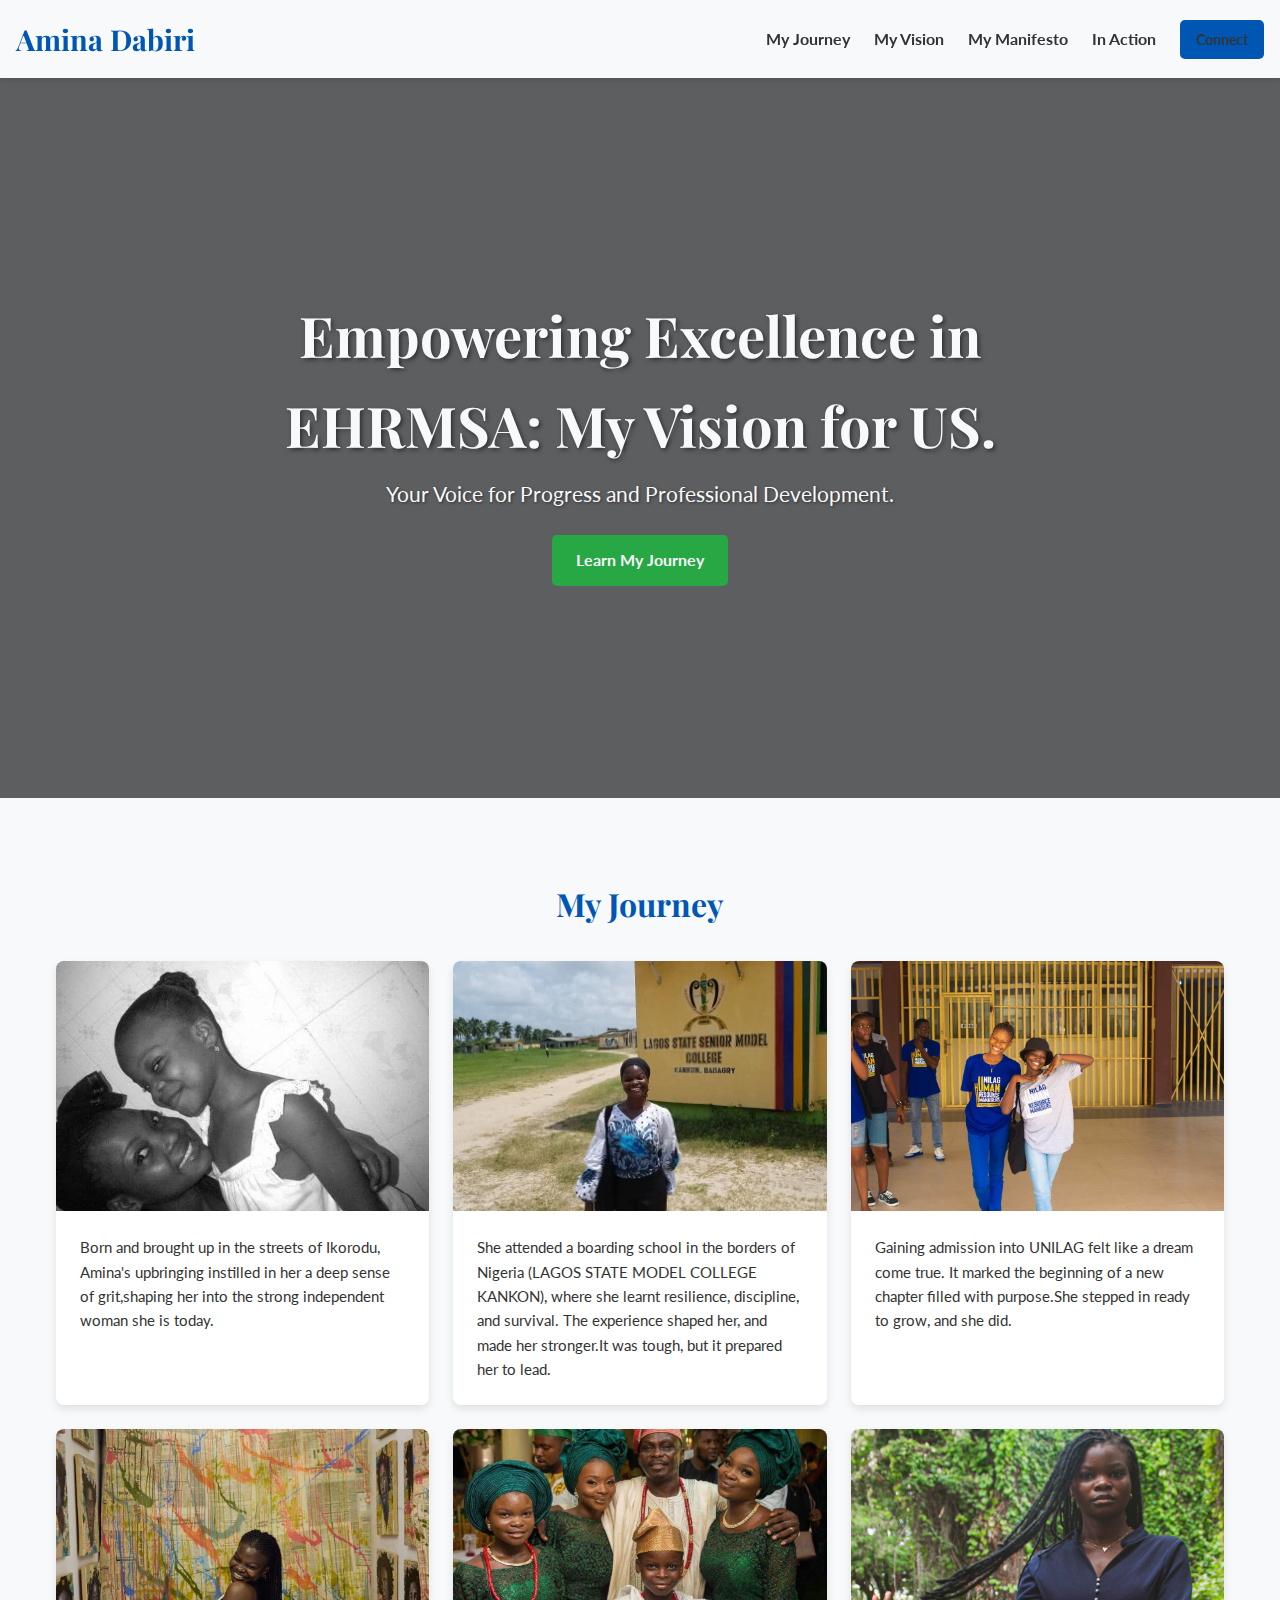
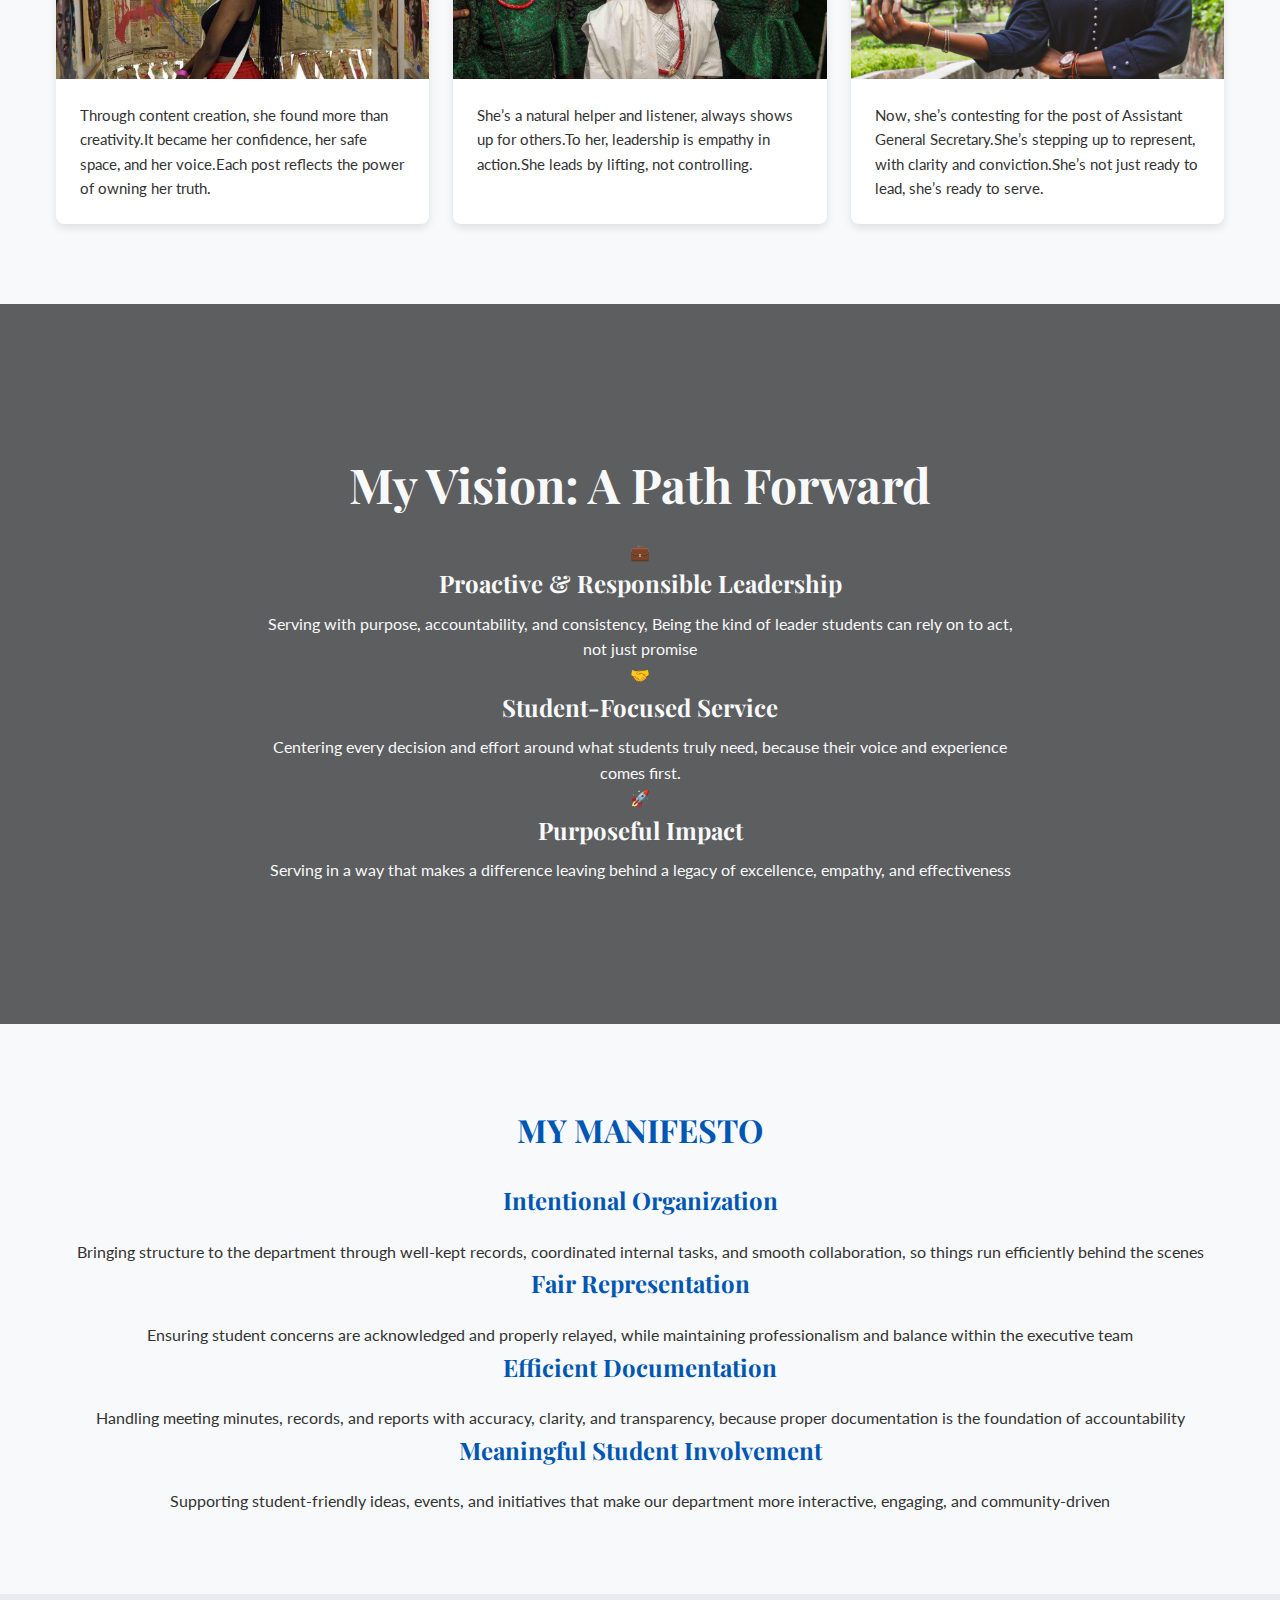
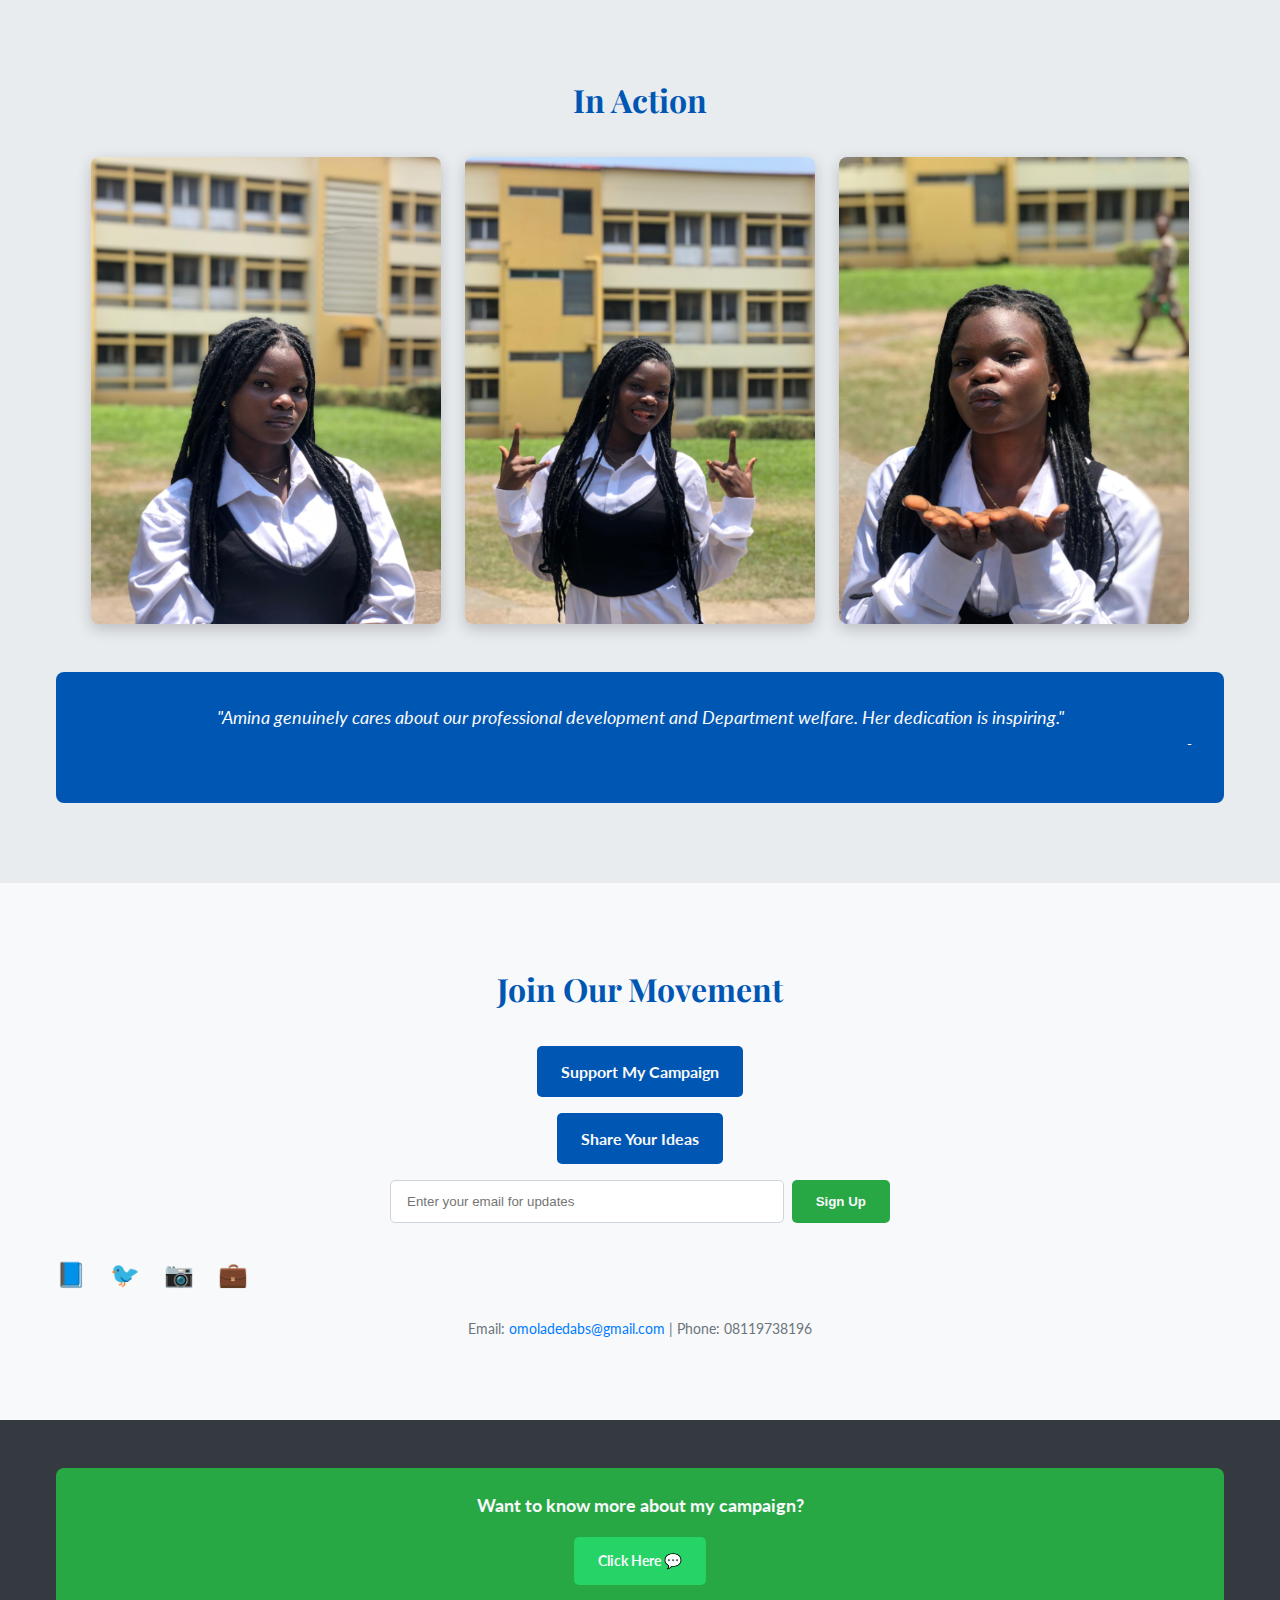
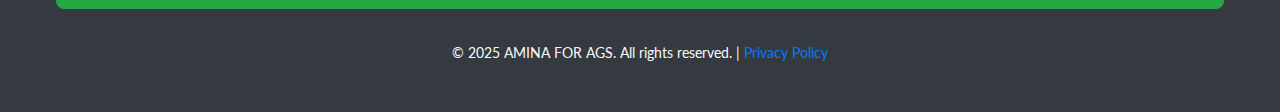
<file: index.html>
<!DOCTYPE html>
<html lang="en">
<head>
    <meta charset="UTF-8">
    <meta name="viewport" content="width=device-width, initial-scale=1.0">
    <title>AMINA DABIRI - Asst. Gen. Secretary, EHRMSA, Unilag</title>
    <link rel="stylesheet" href="CSS/styles.css">
    <link rel="preconnect" href="https://fonts.googleapis.com">
    <link rel="preconnect" href="https://fonts.gstatic.com" crossorigin>
    <link href="https://fonts.googleapis.com/css2?family=Lato:wght@300;400;700&family=Playfair+Display:wght@400;700&display=swap" rel="stylesheet">
    <link rel="icon" href="favicon.ico" type="image/x-icon">
    <link rel="apple-touch-icon" href="apple-touch-icon.png">
</head>
<body>

    <header class="main-header">
        <div class="logo">
            <a href="/">Amina Dabiri</a>
        </div>
        <button class="nav-toggle" aria-label="Toggle navigation">
            <span class="icon-bar"></span>
            <span class="icon-bar"></span>
            <span class="icon-bar"></span>
        </button>
        <nav class="main-nav">
            <ul>
                <li><a href="#story">My Journey</a></li>
                <li><a href="#vision">My Vision</a></li>
                <li><a href="#manifesto">My Manifesto</a></li>
                <li><a href="#action">In Action</a></li>
                <li class="cta-nav-item"><a href="#connect" class="btn btn-primary">Connect</a></li>
            </ul>
        </nav>
    </header>

    <main>
        <section id="hero" class="hero-section">
            <div class="background-slideshow" data-section="hero">
                </div>
            <div class="hero-content">
                <h1>Empowering Excellence in EHRMSA: My Vision for US.</h1>
                <p>Your Voice for Progress and Professional Development.</p>
                <a href="#story" class="btn btn-secondary">Learn My Journey</a>
            </div>
        </section>

        <section id="story" class="story-section animated-section">
             <div class="container">
                 <h2>My Journey</h2>
                 <div class="image-gallery-grid">
                     <figure class="story-item">
                         <img src="./backgrounds/baby2.jpg" alt="Your childhood photo" loading="lazy">
                         <figcaption>Born and brought up in the streets of Ikorodu, Amina's upbringing instilled in her a deep sense of grit,shaping her into the strong independent woman she is today.     </figcaption>
                     </figure>
                     <figure class="story-item">
                         <img src="./backgrounds/11.jpeg" alt="You engaging with community" loading="lazy">
                         <figcaption>She attended a boarding school in the borders of Nigeria (LAGOS STATE MODEL COLLEGE KANKON), where she learnt resilience, discipline, and survival. The experience shaped her, and made her stronger.It was tough, but it prepared her to lead. </figcaption>
                     </figure>
                     <figure class="story-item">
                         <img src="./backgrounds/9.jpg" alt="Your key achievement" loading="lazy">
                         <figcaption>Gaining admission into UNILAG felt like a dream come true. It marked the beginning of a new chapter filled with purpose.She stepped in ready to grow, and she did.</figcaption>
                     </figure>
                     <figure class="story-item">
                         <img src="./backgrounds/13.jpg" alt="Your key achievement" loading="lazy">
                         <figcaption>Through content creation, she found more than creativity.It became her confidence, her safe space, and her voice.Each post reflects the power of owning her truth.</figcaption>
                     </figure>
                     <figure class="story-item">
                         <img src="./backgrounds/14.jpg" alt="Your key achievement" loading="lazy">
                         <figcaption>She’s a natural helper and listener, always shows  up for others.To her, leadership is empathy in action.She leads by lifting, not controlling.</figcaption>
                     </figure>
                     <figure class="story-item">
                         <img src="./backgrounds/17.jpg" alt="Your key achievement" loading="lazy">
                         <figcaption>Now, she’s contesting for the post of Assistant General Secretary.She’s stepping up to represent, with clarity and conviction.She’s not just ready to lead, she’s ready to serve.</figcaption>
                     </figure>
                 </div>
             </div>
           </section>

           <section id="vision" class="vision-section animated-section">
                <div class="background-slideshow" data-section="vision">
                    </div>
                <div class="vision-content">
                    <h2>My Vision: A Path Forward</h2>
                    <div class="vision-points">
                        <div class="vision-point">
                            <div class="vision-icon">💼</div>
                            <h3>Proactive & Responsible Leadership </h3>
                            <p>Serving with purpose, accountability, and consistency, Being the kind of leader students can rely on to act, not just promise</p>
                        </div>
                        <div class="vision-point">
                            <div class="vision-icon">🤝</div>
                            <h3>Student-Focused Service</h3>
                            <p>Centering every decision and effort around what students truly need, because their voice and experience comes first. </p>
                        </div>
                        <div class="vision-point">
                            <div class="vision-icon">🚀</div>
                            <h3>Purposeful Impact</h3>
                            <p>Serving in a way that makes a difference leaving behind a legacy of excellence, empathy, and effectiveness</p>
                        </div>
                    </div>
                </div>
           </section>

           <section id="manifesto" class="manifesto-section animated-section">
                <div class="container">
                    <h2>MY MANIFESTO</h2>
                    <div class="manifesto-grid">
                        <div class="manifesto-item">
                            <h3>Intentional Organization</h3>
                            <p>Bringing structure to the department through well-kept records, coordinated internal tasks, and smooth collaboration, so things run efficiently behind the scenes</p>
                        </div>
                        <div class="manifesto-item">
                            <h3>Fair Representation</h3>
                            <p>Ensuring student concerns are acknowledged and properly relayed, while maintaining professionalism and balance within the executive team</p>
                        </div>
                        <div class="manifesto-item">
                            <h3>Efficient Documentation</h3>
                            <p>Handling meeting minutes, records, and reports with accuracy, clarity, and transparency, because proper documentation is the foundation of accountability</p>
                        </div>
                        <div class="manifesto-item">
                            <h3>Meaningful Student Involvement</h3>
                            <p>Supporting student-friendly ideas, events, and initiatives that make our department more interactive, engaging, and community-driven</p>
                        </div>
                    </div>
                </div>
           </section>

           <section id="action" class="action-section animated-section">
                <div class="container">
                    <h2>In Action</h2>
                    <div class="action-carousel">
                        <img src="./backgrounds/35.jpg" loading="lazy">
                        <img src="./backgrounds/33.jpg" alt="You meeting constituents" loading="lazy">
                        <img src="./backgrounds/34.jpg" alt="You working with your team" loading="lazy">
                    </div>
                    <div class="testimonials">
                        <blockquote>
                            "Amina genuinely cares about our professional development and Department welfare. Her dedication is inspiring."
                            <cite>-</cite>
                        </blockquote>
                    </div>
                </div>
           </section>

           <section id="connect" class="connect-section animated-section">
                <div class="container">
                    <h2>Join Our Movement</h2>
                    <div class="connect-options">
                        <a href="https://chat.whatsapp.com/E0gxodAs8uX68Y6GPrHO4J?mode=r_t" class="btn btn-primary">Support My Campaign</a>
                        <a href="https://chat.whatsapp.com/E0gxodAs8uX68Y6GPrHO4J?mode=r_t" class="btn btn-primary">Share Your Ideas</a>
                        <form class="email-signup">
                            <input type="email" placeholder="Enter your email for updates" required>
                            <button type="submit" class="btn btn-secondary">Sign Up</button>
                        </form>
                    </div>
                    <div class="social-links">
                        <a href="https://www.tiktok.com/@aminadabiri?_t=ZM-8y23TTFeSmb&_r=1" aria-label="Facebook">📘</a>
                        <a href="#" aria-label="Twitter">🐦</a>
                        <a href="https://www.instagram.com/aminadabiri?igsh=NXVwY3Q0azViYTBx&utm_source=qr" aria-label="Instagram">📷</a>
                        <a href="#" aria-label="LinkedIn">💼</a>
                    </div>
                    <p class="contact-info">Email: <a href="omoladedabs@gmail.com">omoladedabs@gmail.com</a> | Phone: 08119738196</p>
                </div>
           </section>
     </main>

     <footer>
           <div class="container">
               <div class="footer-cta">
                   <p>Want to know more about my campaign?</p>
                   <a href="https://wa.me/2348119738196?text=Hello%2C%20I%27d%20like%20to%20know%20more%20about%20your%20campaign%20for%20Assistant%20General%20Secretary%20at%20Unilag." class="btn btn-primary whatsapp-btn" target="_blank" rel="noopener noreferrer">
                       Click Here 💬
                   </a>
               </div>
               <p>&copy; 2025 AMINA FOR AGS. All rights reserved. | <a href="#privacy">Privacy Policy</a></p>
           </div>
     </footer>

    <script src="JS/main.js" defer></script>
</body>
</html>
</file>
<file: CSS/styles.css>
/* Basic Resets & Global Styles */
:root {
    --primary-color: #0056b3; /* Darker blue for primary actions */
    --secondary-color: #007bff; /* Brighter blue for highlights */
    --accent-color: #28a745; /* Green for success/call to action */
    --text-color-dark: #333;
    --text-color-light: #f8f9fa;
    --bg-light: #f8f9fa;
    --bg-dark: #343a40;
    --font-family-primary: 'Lato', sans-serif;
    --font-family-secondary: 'Playfair Display', serif;
}

*, *::before, *::after {
    box-sizing: border-box;
    margin: 0;
    padding: 0;
}

html {
    scroll-behavior: smooth;
}

body {
    font-family: var(--font-family-primary);
    line-height: 1.6;
    color: var(--text-color-dark);
    background-color: var(--bg-light);
    overflow-x: hidden; /* Prevent horizontal scroll */
}

.container {
    max-width: 1200px;
    margin: 0 auto;
    padding: 1rem;
    width: 100%; /* Ensure container takes full width */
}

h1, h2, h3, h4, h5, h6 {
    font-family: var(--font-family-secondary);
    color: var(--primary-color);
    margin-bottom: 0.8em;
}

h1 { font-size: 2.5rem; }
h2 { font-size: 2rem; }
h3 { font-size: 1.5rem; }

a {
    color: var(--secondary-color);
    text-decoration: none;
    transition: color 0.3s ease;
}

a:hover {
    color: var(--primary-color);
}

/* Buttons */
.btn {
    display: inline-block;
    padding: 0.8rem 1.5rem;
    border-radius: 5px;
    font-weight: bold;
    text-align: center;
    transition: background-color 0.3s ease, transform 0.2s ease;
    cursor: pointer;
    border: none;
    text-decoration: none; /* Ensure no underline */
}

.btn-primary {
    background-color: var(--primary-color);
    color: var(--text-color-light);
}

.btn-primary:hover {
    background-color: #004085; /* Slightly darker primary */
    transform: translateY(-2px);
}

.btn-secondary {
    background-color: var(--accent-color);
    color: var(--text-color-light);
}

.btn-secondary:hover {
    background-color: #218838; /* Slightly darker accent */
    transform: translateY(-2px);
}

/* Header */
.main-header {
    background-color: var(--bg-light);
    padding: 1rem 1rem;
    display: flex;
    justify-content: space-between;
    align-items: center;
    box-shadow: 0 2px 5px rgba(0,0,0,0.1);
    position: sticky;
    top: 0;
    z-index: 1000;
    flex-wrap: wrap; /* Allow wrapping on smaller screens */
}

.logo a {
    font-family: var(--font-family-secondary);
    font-size: 1.8rem;
    font-weight: bold;
    color: var(--primary-color);
}

.nav-toggle {
    display: none; /* Hidden by default for larger screens */
    background: none;
    border: none;
    cursor: pointer;
    padding: 0.5rem;
    flex-direction: column;
    justify-content: space-around;
    height: 24px;
}

.nav-toggle .icon-bar {
    width: 25px;
    height: 3px;
    background-color: var(--text-color-dark);
    margin: 4px 0;
    transition: all 0.3s ease;
}

.main-nav ul {
    list-style: none;
    display: flex;
    gap: 1.5rem;
    align-items: center;
}

.main-nav a {
    font-weight: bold;
    color: var(--text-color-dark);
    padding: 0.5rem 0;
    transition: color 0.3s ease;
}

.main-nav a:hover {
    color: var(--primary-color);
}

.cta-nav-item .btn {
    padding: 0.5rem 1rem;
    font-size: 0.9rem;
}

/* Hero Section */
.hero-section {
    position: relative;
    height: 80vh; /* Adjust as needed */
    display: flex;
    align-items: center;
    justify-content: center;
    text-align: center;
    color: var(--text-color-light);
    overflow: hidden; /* Crucial for background images */
}

/* Overlay for readability */
.hero-section::before {
    content: '';
    position: absolute;
    top: 0;
    left: 0;
    width: 100%;
    height: 100%;
    background: rgba(0, 0, 0, 0.6); /* Darker overlay */
    z-index: 1;
}

.background-slideshow {
    position: absolute;
    top: 0;
    left: 0;
    width: 100%;
    height: 100%;
    z-index: 0; /* Behind overlay and content */
}

.background-slideshow img {
    position: absolute;
    top: 0;
    left: 0;
    width: 100%;
    height: 100%;
    object-fit: cover;
    filter: brightness(0.8) blur(1px); /* Slightly darker and blurred */
    opacity: 0; /* All slides invisible by default */
    transition: opacity 1.5s ease-in-out; /* Smooth fade transition */
}

.background-slideshow img.active-slide {
    opacity: 1; /* Active slide is visible */
}

.hero-content {
    position: relative;
    z-index: 2; /* Above the overlay and background */
    padding: 1rem;
    max-width: 800px;
}

.hero-content h1 {
    font-size: 3.5rem;
    margin-bottom: 0.5rem;
    color: var(--text-color-light);
    text-shadow: 2px 2px 4px rgba(0,0,0,0.5);
}

.hero-content p {
    font-size: 1.3rem;
    margin-bottom: 1.5rem;
    color: var(--text-color-light);
    text-shadow: 1px 1px 3px rgba(0,0,0,0.5);
}

/* Section Styling */
section {
    padding: 4rem 1rem;
    text-align: center;
}

section:nth-of-type(even) {
    background-color: var(--bg-light);
}

section:nth-of-type(odd) {
    background-color: #e9ecef; /* A subtle off-white/light gray */
}

/* Story Section */
.story-section h2 {
    margin-bottom: 2rem;
}

.image-gallery-grid {
    display: grid;
    grid-template-columns: repeat(auto-fit, minmax(280px, 1fr));
    gap: 1.5rem;
    margin-top: 2rem;
}

.story-item {
    background-color: #fff;
    border-radius: 8px;
    box-shadow: 0 4px 8px rgba(0,0,0,0.1);
    overflow: hidden;
    text-align: left;
    transition: transform 0.3s ease, box-shadow 0.3s ease;
    /* Removed opacity and transform animations for initial display */
}

.story-item img {
    width: 100%;
    height: 250px;
    object-fit: cover;
    display: block;
}

.story-item figcaption {
    padding: 1.5rem;
    font-size: 0.95rem;
    color: var(--text-color-dark);
}

/* Vision Section */
.vision-section {
    position: relative;
    height: 80vh; /* Adjust as needed */
    display: flex;
    align-items: center;
    justify-content: center;
    text-align: center;
    color: var(--text-color-light);
    overflow: hidden; /* Crucial for background images */
}

/* Overlay for readability */
.vision-section::before {
    content: '';
    position: absolute;
    top: 0;
    left: 0;
    width: 100%;
    height: 100%;
    background: rgba(0, 0, 0, 0.6); /* Darker overlay */
    z-index: 1;
}

.background-slideshow {
    position: absolute;
    top: 0;
    left: 0;
    width: 100%;
    height: 100%;
    z-index: 0; /* Behind overlay and content */
}

.background-slideshow img {
    position: absolute;
    top: 0;
    left: 0;
    width: 100%;
    height: 100%;
    object-fit: cover;
    filter: brightness(0.8) blur(1px); /* Slightly darker and blurred */
    opacity: 0; /* All slides invisible by default */
    transition: opacity 1.5s ease-in-out; /* Smooth fade transition */
}

.background-slideshow img.active-slide {
    opacity: 1; /* Active slide is visible */
}

.vision-content {
    position: relative;
    z-index: 2; /* Above the overlay and background */
    padding: 1rem;
    max-width: 800px;
    color: var(--text-color-light); /* Match hero section font color */
}

.vision-content h1 {
    font-size: 3.5rem;
    margin-bottom: 0.5rem;
    color: var(--text-color-light);
    text-shadow: 2px 2px 4px rgba(0,0,0,0.5);
}

.vision-content h2 {
    font-size: 3rem;
    margin-bottom: 1rem;
    color: var(--text-color-light); /* Ensure heading matches hero section */
}

.vision-point h3 {
    margin-bottom: 0.5rem;
    color: var(--text-color-light); /* Match hero section font color */
}

.vision-point p {
    color: var(--text-color-light); /* Match hero section font color */
}

/* Action Section */
.action-section {
    background-color: var(--bg-light);
}

.action-carousel {
    display: flex;
    justify-content: center;
    flex-wrap: wrap;
    gap: 1.5rem;
    margin-top: 2rem;
}

.action-carousel img {
    width: 100%;
    max-width: 350px;
    height: auto;
    border-radius: 8px;
    box-shadow: 0 5px 15px rgba(0,0,0,0.2);
}

.testimonials {
    background-color: var(--primary-color);
    color: var(--text-color-light);
    margin-top: 3rem;
    padding: 2rem;
    border-radius: 8px;
}

.testimonials blockquote {
    font-style: italic;
    font-size: 1.1rem;
    margin-bottom: 1rem;
}

.testimonials cite {
    display: block;
    font-weight: bold;
    font-size: 0.9rem;
    text-align: right;
}

/* Connect Section */
.connect-section {
    background-color: #e9ecef;
}

.connect-options {
    display: flex;
    flex-direction: column;
    align-items: center;
    gap: 1rem;
    margin-top: 2rem;
}

.email-signup {
    display: flex;
    flex-wrap: wrap;
    gap: 0.5rem;
    width: 100%;
    max-width: 500px;
    justify-content: center;
}

.email-signup input[type="email"] {
    flex-grow: 1;
    padding: 0.8rem 1rem;
    border: 1px solid #ced4da;
    border-radius: 5px;
    min-width: 200px; /* Ensure input is not too small */
}

.email-signup button {
    padding: 0.8rem 1.5rem;
    white-space: nowrap; /* Prevent button text from wrapping */
}

.social-links {
    margin-top: 2rem;
    display: flex;
    gap: 1.5rem;
}

.social-links a {
    font-size: 1.5rem;
    transition: transform 0.2s ease;
}

.social-links a:hover {
    transform: translateY(-3px);
}

.contact-info {
    margin-top: 1.5rem;
    font-size: 0.9rem;
    color: #6c757d;
}

/* Footer */
footer {
    background-color: var(--bg-dark);
    color: var(--text-color-light);
    padding: 2rem 1rem;
    text-align: center;
    font-size: 0.9rem;
}

.footer-cta {
    background-color: var(--accent-color);
    padding: 1.5rem;
    border-radius: 8px;
    margin-bottom: 2rem;
    display: flex;
    flex-direction: column;
    align-items: center;
    gap: 1rem;
}

.footer-cta p {
    font-size: 1.1rem;
    font-weight: bold;
    color: var(--text-color-light);
}

.whatsapp-btn {
    display: inline-flex;
    align-items: center;
    gap: 0.5rem;
    background-color: #25D366; /* WhatsApp Green */
}

.whatsapp-btn:hover {
    background-color: #1DA851;
}

/* Accessibility & Utility */
.visually-hidden {
    position: absolute;
    width: 1px;
    height: 1px;
    margin: -1px;
    padding: 0;
    overflow: hidden;
    clip: rect(0, 0, 0, 0);
    border: 0;
}

/* Animations for scroll - simplified */
.animated-section {
    opacity: 1;
    transform: translateY(0);
    transition: opacity 0.6s ease-out, transform 0.6s ease-out;
}

.animated-section.fade-in {
    opacity: 0;
    transform: translateY(20px);
}

.animated-section.fade-in.is-visible {
    opacity: 1;
    transform: translateY(0);
}

/* Back to Top Button */
.back-to-top {
    position: fixed;
    bottom: 2rem;
    right: 2rem;
    z-index: 1200;
    background-color: var(--primary-color);
    color: var(--text-color-light);
    border: none;
    border-radius: 50%;
    width: 48px;
    height: 48px;
    display: flex;
    align-items: center;
    justify-content: center;
    font-size: 2rem;
    box-shadow: 0 4px 12px rgba(0,0,0,0.15);
    cursor: pointer;
    opacity: 0.85;
    transition: background-color 0.3s, opacity 0.3s, transform 0.2s;
}

.back-to-top:hover,
.back-to-top:focus {
    background-color: var(--secondary-color);
    opacity: 1;
    transform: translateY(-4px) scale(1.08);
    outline: none;
}

.back-to-top:active {
    transform: scale(0.96);
}

.back-to-top[hidden] {
    display: none !important;
}

@media (max-width: 768px) {
    h1 { font-size: 2rem; }
    h2 { font-size: 1.7rem; }

    .main-nav {
        display: none; /* Hide nav by default on small screens */
        width: 100%;
        flex-direction: column;
        background-color: var(--bg-light);
        position: absolute;
        top: 60px; /* Below header */
        left: 0;
        box-shadow: 0 2px 5px rgba(0,0,0,0.1);
        padding-bottom: 1rem;
        animation: slideIn 0.3s forwards;
    }

    .main-nav.active {
        display: flex;
    }

    .main-nav ul {
        flex-direction: column;
        width: 100%;
    }

    .main-nav li {
        width: 100%;
        text-align: center;
        padding: 0.5rem 0;
    }

    .main-nav a {
        display: block;
        padding: 0.8rem 0;
    }

    .nav-toggle {
        display: flex; /* Show toggle button */
    }

    .nav-toggle.open .icon-bar:nth-child(1) {
        transform: rotate(-45deg) translate(-5px, 6px);
    }
    .nav-toggle.open .icon-bar:nth-child(2) {
        opacity: 0;
    }
    .nav-toggle.open .icon-bar:nth-child(3) {
        transform: rotate(45deg) translate(-5px, -6px);
    }

    .hero-content h1 {
        font-size: 2.2rem;
    }
    .hero-content p {
        font-size: 1rem;
    }

    .image-gallery-grid,
    .vision-points,
    .manifesto-grid {
        grid-template-columns: 1fr; /* Stack columns on small screens */
    }

    .email-signup {
        flex-direction: column;
        align-items: stretch;
    }

    .back-to-top {
        bottom: 1rem;
        right: 1rem;
        width: 40px;
        height: 40px;
        font-size: 1.5rem;
    }
}

@keyframes slideIn {
    from { transform: translateY(-100%); opacity: 0; }
    to { transform: translateY(0); opacity: 1; }
}
</file>
